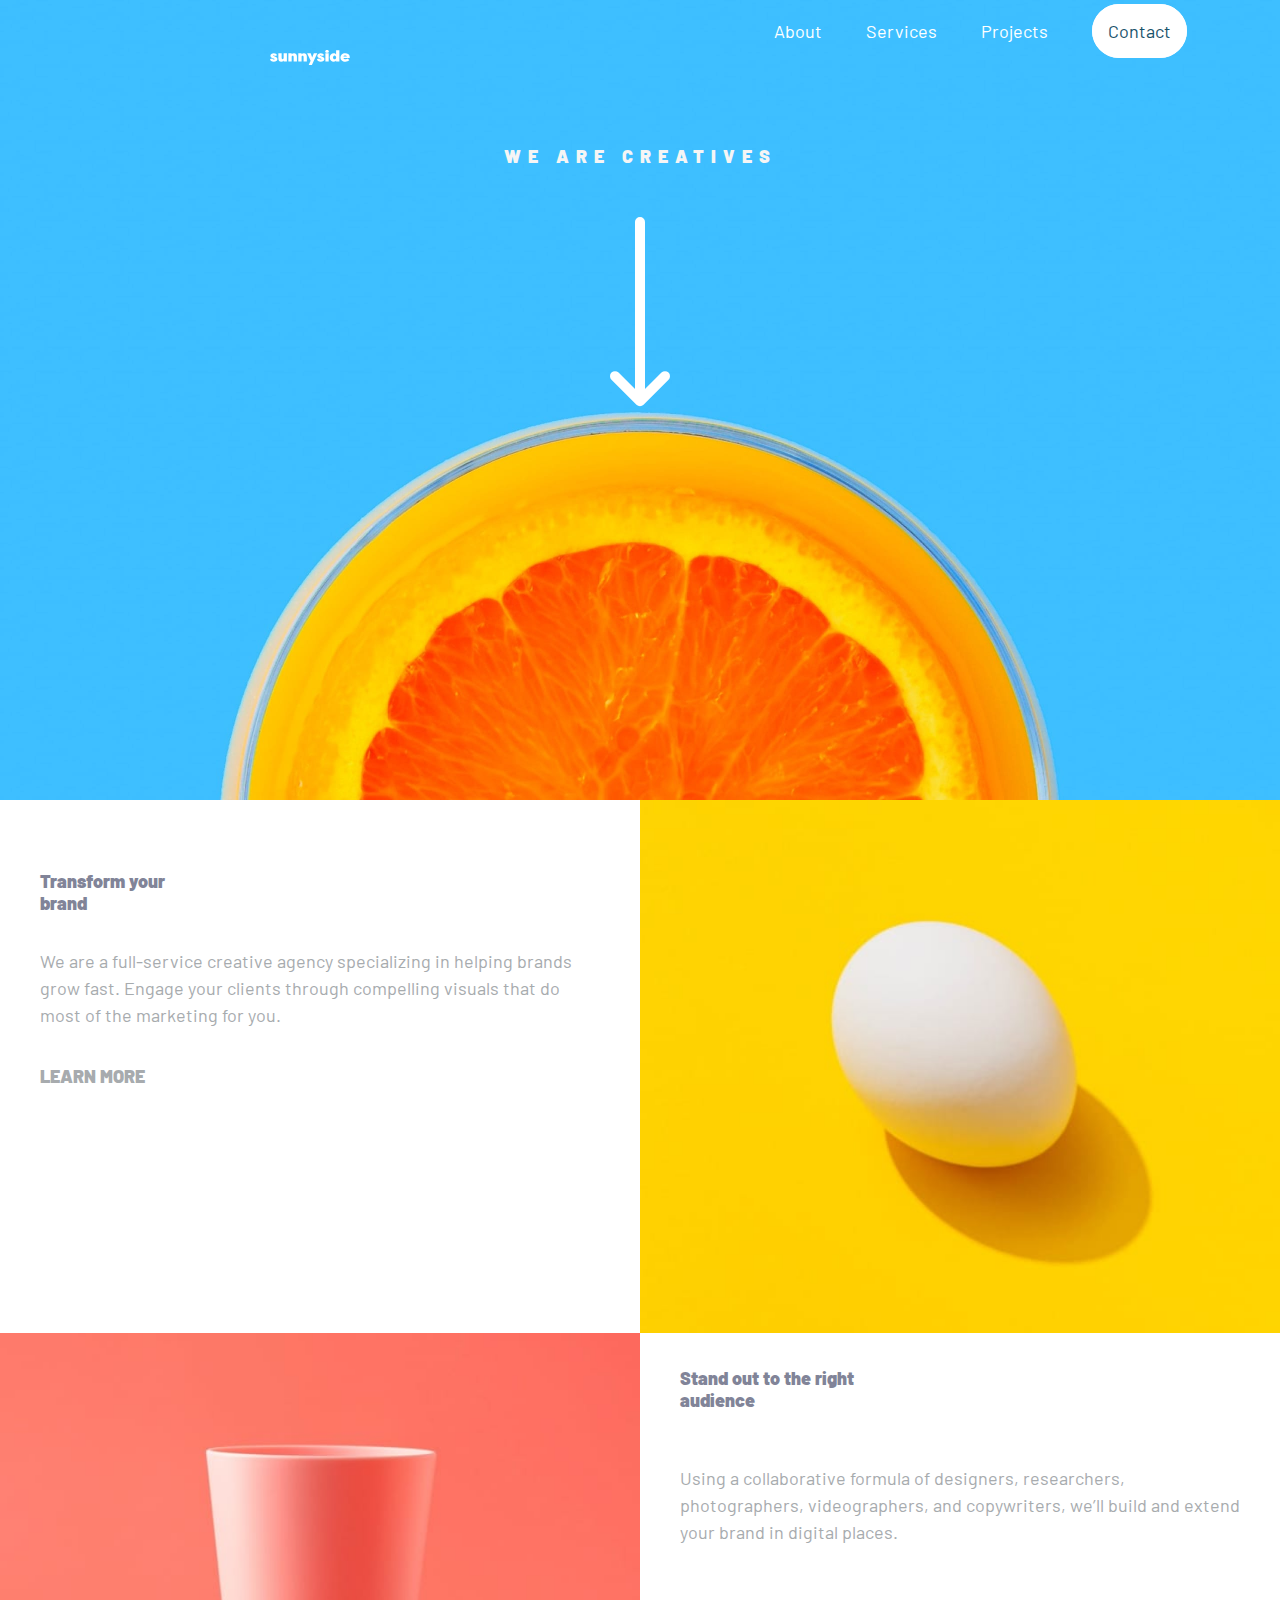
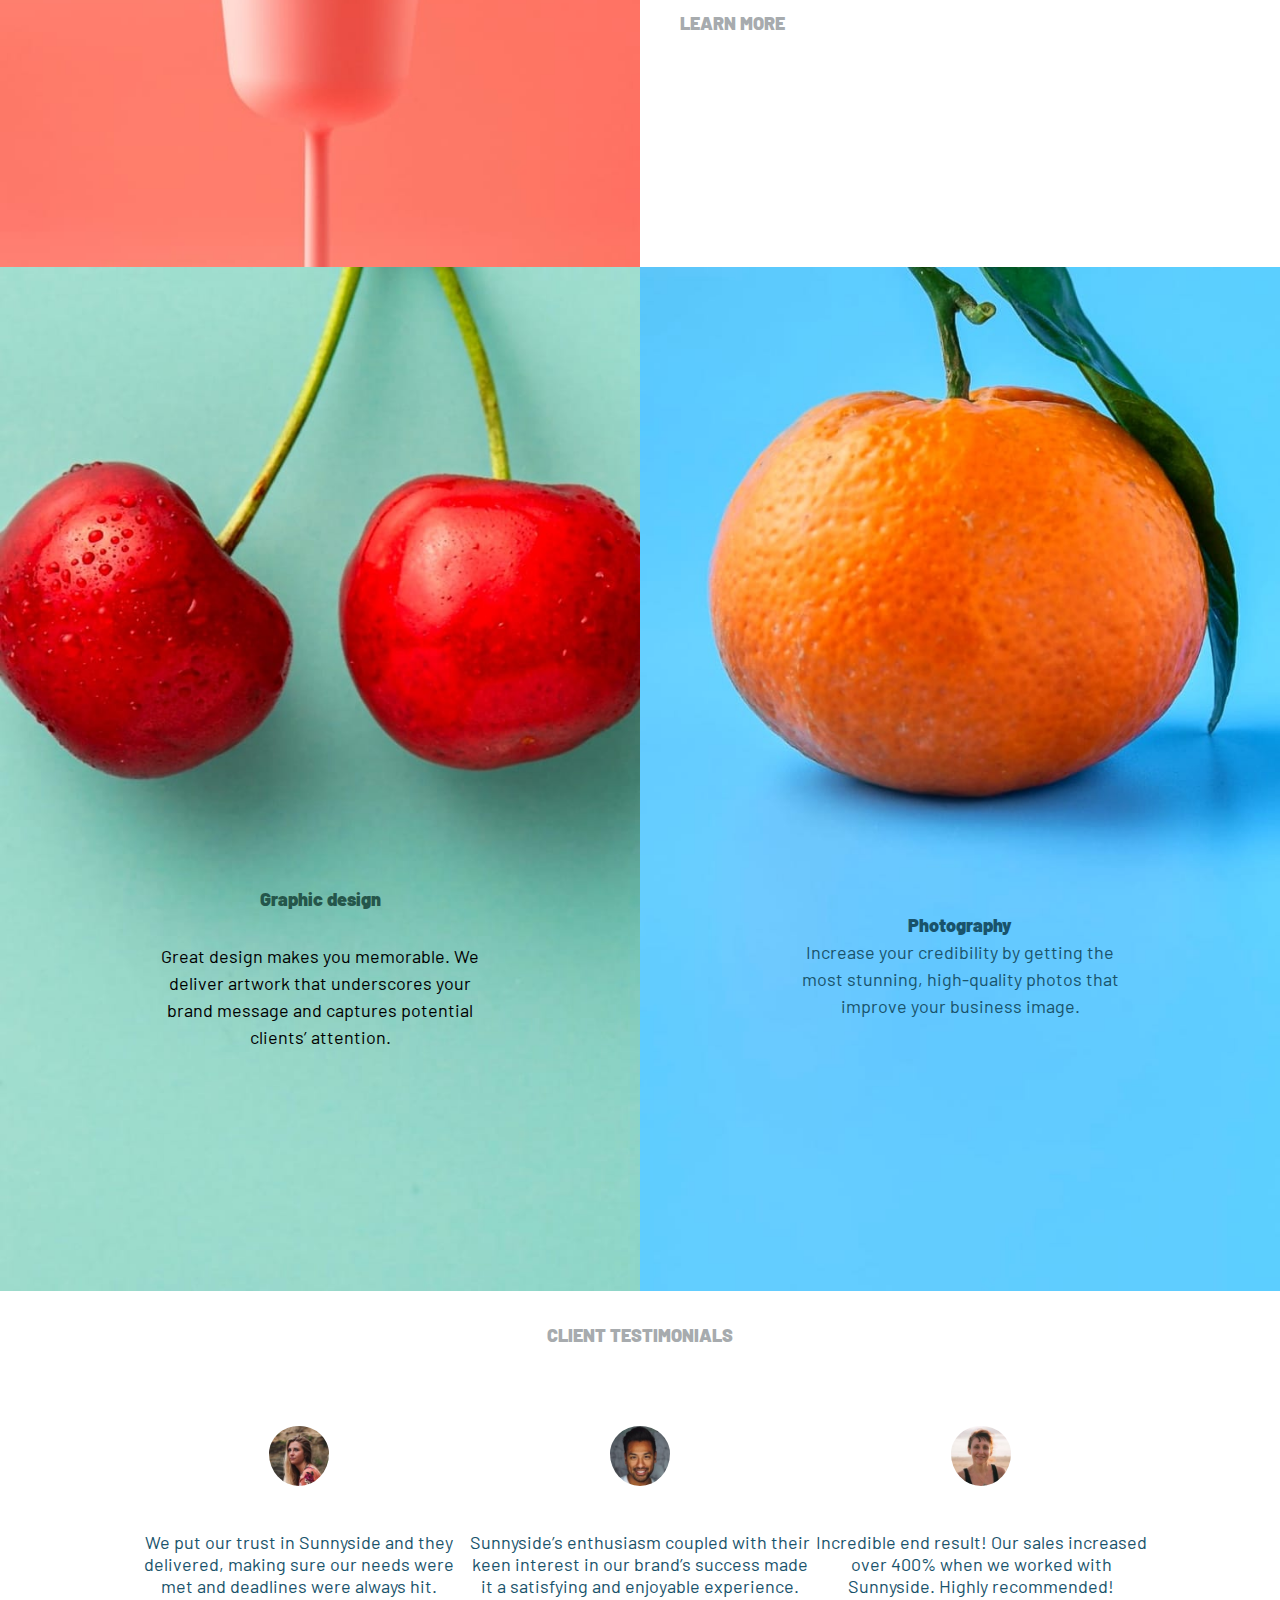
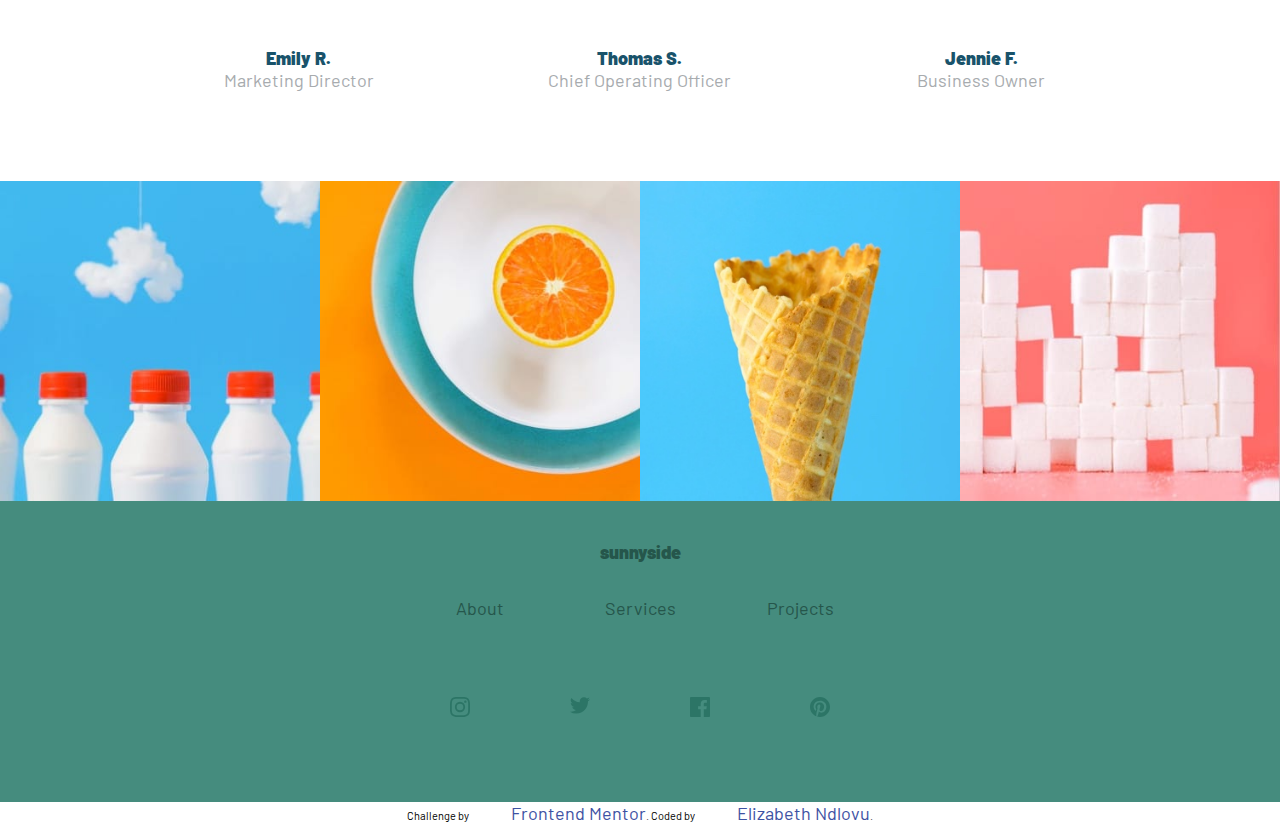
<file: index.html>
<!DOCTYPE html>
<html lang="en">
<head>
  <meta charset="UTF-8">
  <meta name="viewport" content="width=device-width, initial-scale=1.0"> 

  <link href="https://cdn.jsdelivr.net/npm/bootstrap@5.3.2/dist/css/bootstrap.min.css" rel="stylesheet" integrity="sha384-T3c6CoIi6uLrA9TneNEoa7RxnatzjcDSCmG1MXxSR1GAsXEV/Dwwykc2MPK8M2HN" crossorigin="anonymous">
  <link rel="icon" type="image/png" sizes="32x32" href="./images/favicon-32x32.png">
  <link rel="preconnect" href="https://fonts.googleapis.com">
<link rel="preconnect" href="https://fonts.gstatic.com" crossorigin>
<link href="https://fonts.googleapis.com/css2?family=Alata&family=Barlow:wght@400;600;700&family=Poppins:wght@300&family=Roboto:wght@300&display=swap" rel="stylesheet">
  
  <link href="styles.css" rel="stylesheet">

  
  <title>Frontend Mentor | Sunnyside agency landing page</title>

  
  <style>
    .attribution { font-size: 11px; text-align: center; }
    .attribution a { color: hsl(228, 45%, 44%); }
  </style>
</head>
<body>
  <header class="header">
    <div class="nav">
      <div class="nav-bar">
        
        <div class="hamburger">
        <img src="images/logo.svg" class="logo">
        <img src="images/icon-hamburger.svg" class="icon-hamburger">
        </div>

        <nav class="navbar">
        <div class="navigation">
        <a href="#">About</a>
        <a href="#">Services</a>
        <a href="#">Projects</a>
        <a href="#" class="contact">Contact</a>
        </div>
      </nav>
      </div>
  
  <h1>We   are   creatives</h1>
  <img src="images/icon-arrow-down.svg" alt="arrow facing down" class="arrow">
  </div>
</header>

  <section class="section-one">
    <img src="images/mobile/image-transform.jpg" class="transform-one" alt="a white egg with a yellow background">
    <div class="paragraph-one">
  <h2 class="title-one">Transform your<br> brand</h2>

 <p class="transform-brand">We are a full-service creative agency specializing in helping brands grow fast. 
  Engage your clients through compelling visuals that do most of the marketing for you.
  </p>

  <p class="more">Learn more</p>
  </div>
  <img src="images/desktop/image-transform.jpg" class="transform-two" alt="a white egg with a yellow background">
  </section>

  <section class="section-two">
    <img src="images/mobile/image-stand-out.jpg" class="standout-one" alt="wine glass">
    <img src="images/desktop/image-stand-out.jpg" class="standout-two" alt="wine glass">
    <div class="paragraph-two">
  <h2 class="title-two">Stand out to the right <br>audience</h2>

  <p>Using a collaborative formula of designers, researchers, photographers, videographers, and copywriters, we’ll build and extend your brand in digital places.
    </p>

  <p class="learn-more">Learn more</p>
  </div>
  </section>

  <div class="two-sections">

  <section class="section-three">
    <img src="images/mobile/image-graphic-design.jpg" alt="cherries with a green background" class="cherry-one">
  
    <div class="paragraph-three">
  <h2 class="title-three">Graphic design</h2>
  <p class="graphic">Great design makes you memorable. We deliver artwork that underscores your brand message and captures potential clients’ attention.
  </p>
  </div>
  </section>

  <section class="section-four">
    <img src="images/mobile/image-photography.jpg" alt="orange with a blue background" class="orange-one">
    <div class="paragraph-four">
  <h2 class="title-four">Photography</h2>
  <p class="photography">Increase your credibility by getting the most stunning, high-quality photos that improve your business image.
  </p>
  </div>
  </section>
  </div>

  
  
  <section class="section-five">

  <div class="client-testimonials">
    <h2 class="client-test">Client testimonials</h2>

  <div class="clients">
  <span class="testimony-one">
  <img src="images/image-emily.jpg" alt="emily">
  <p>We put our trust in Sunnyside and they delivered, making sure our needs were met and deadlines were always hit.
  </p>
    <h3>Emily R.</h3>
  <span>Marketing Director</span>
</span>

  <span class="testimony-two">
  <img src="images/image-thomas.jpg" alt="thomas">
  <p>Sunnyside’s enthusiasm coupled with their keen interest in our brand’s success made it a satisfying and enjoyable experience.
  </p>
    <h3>Thomas S.</h3>
  <span>Chief Operating Officer</span>
</span>

  <span class="testimony-three">
  <img src="images/image-jennie.jpg" alt="jennie">
  <p>Incredible end result! Our sales increased over 400% when we worked with Sunnyside. Highly recommended!
  </p>
    <h3>Jennie F.</h3>
  <span>Business Owner</span>
</span>
</div>
</div>
  </section>
 
  <section class="section-six">
    <img src="images/mobile/image-gallery-milkbottles.jpg" alt="milkbottles">
    <img src="images/mobile/image-gallery-orange.jpg" alt="orange">
    <img src="images/mobile/image-gallery-cone.jpg" alt="cone">
    <img src="images/mobile/image-gallery-sugar-cubes.jpg" alt="sugarcubes">
  </section>

  <section class="section-seven">
    <h2 class="title-five">sunnyside</h2>
    <ul>
      <li>About</li>
      <li>Services</li>
      <li>Projects</li>
    </ul>
    <ul>
     <li><img src="images/icon-instagram.svg" alt="instagram"></li>
     <li><img src="images/icon-twitter.svg" alt="twitter"></li>
     <li><img src="images/icon-facebook.svg" alt="facebook"></li>
     <li><img src="images/icon-pinterest.svg" alt="pinterest"></li>
    </ul>
    
  </section>

  <div class="attribution">
    Challenge by <a href="https://www.frontendmentor.io?ref=challenge" target="_blank">Frontend Mentor</a>. 
    Coded by <a href="https://github.com/Elizabeth2107/sunnyside-landing-page.git">Elizabeth Ndlovu</a>.
  </div>
</body>
</html>
</file>
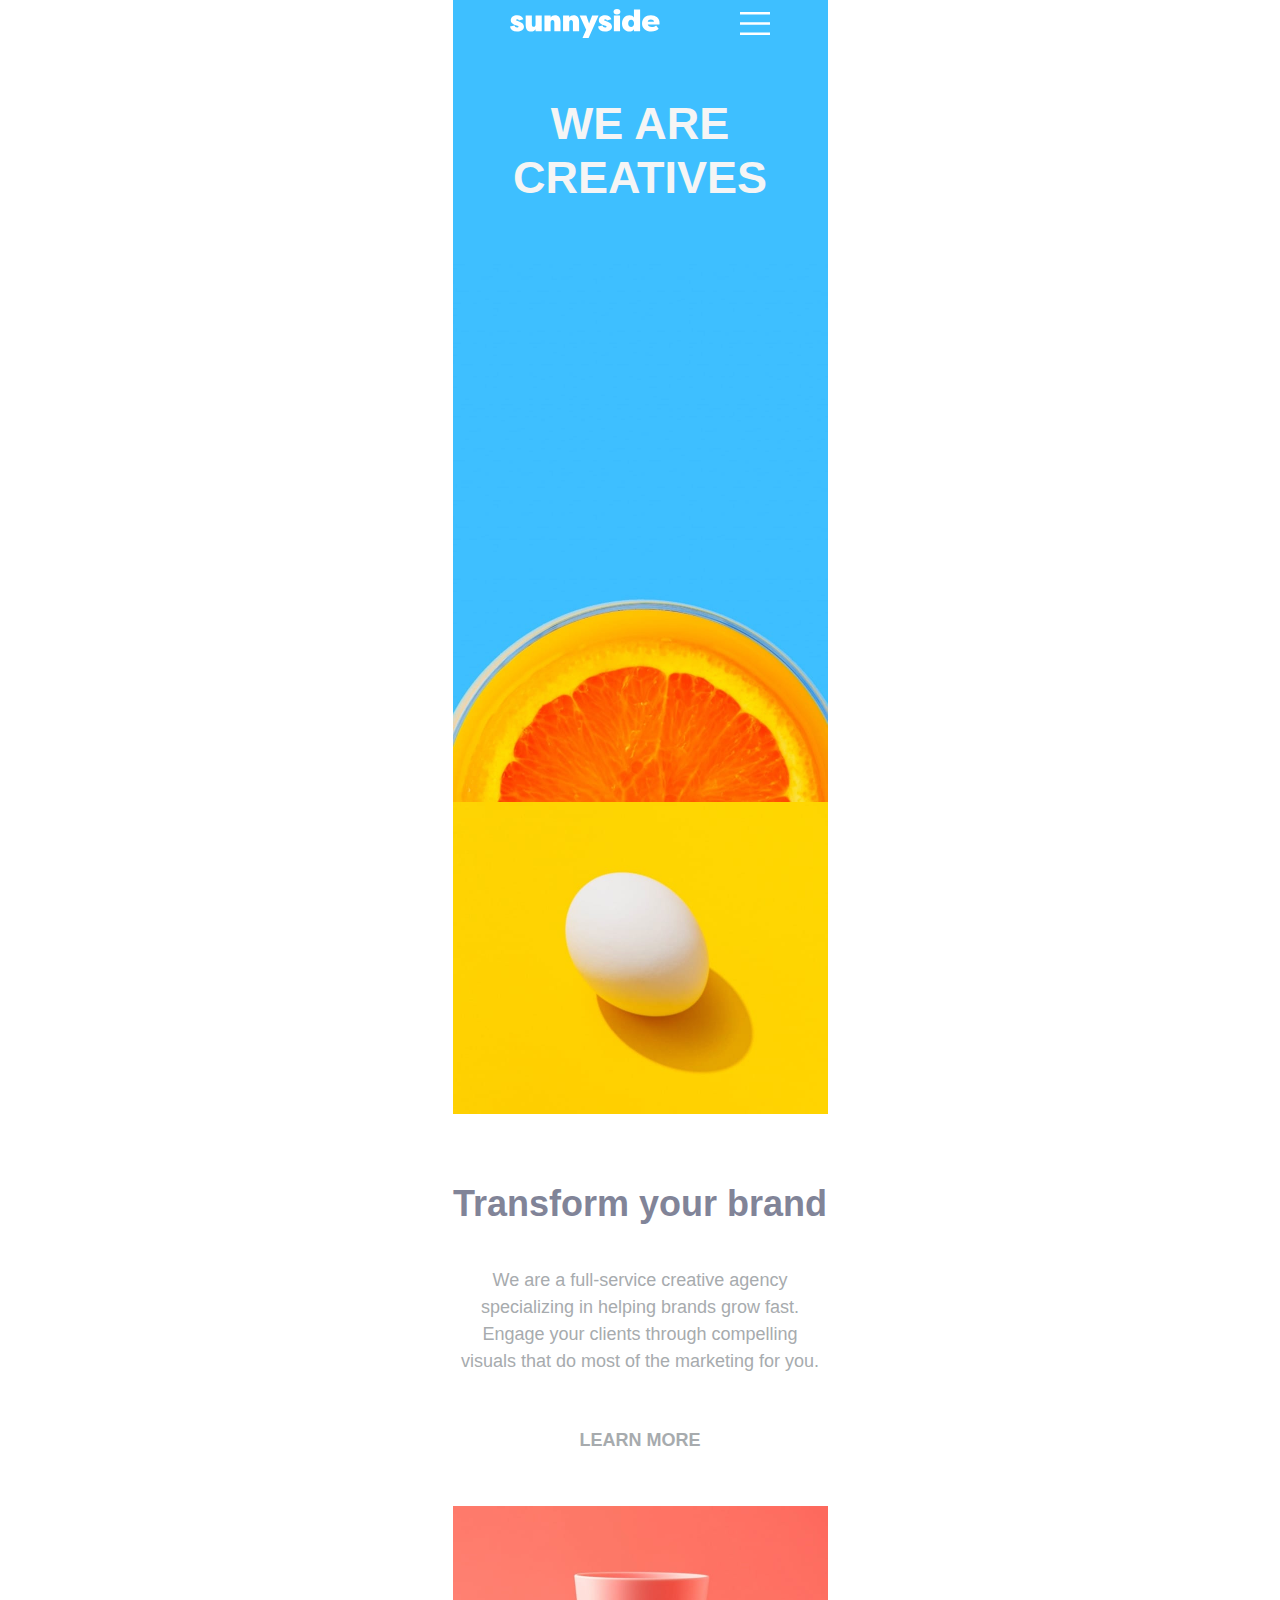
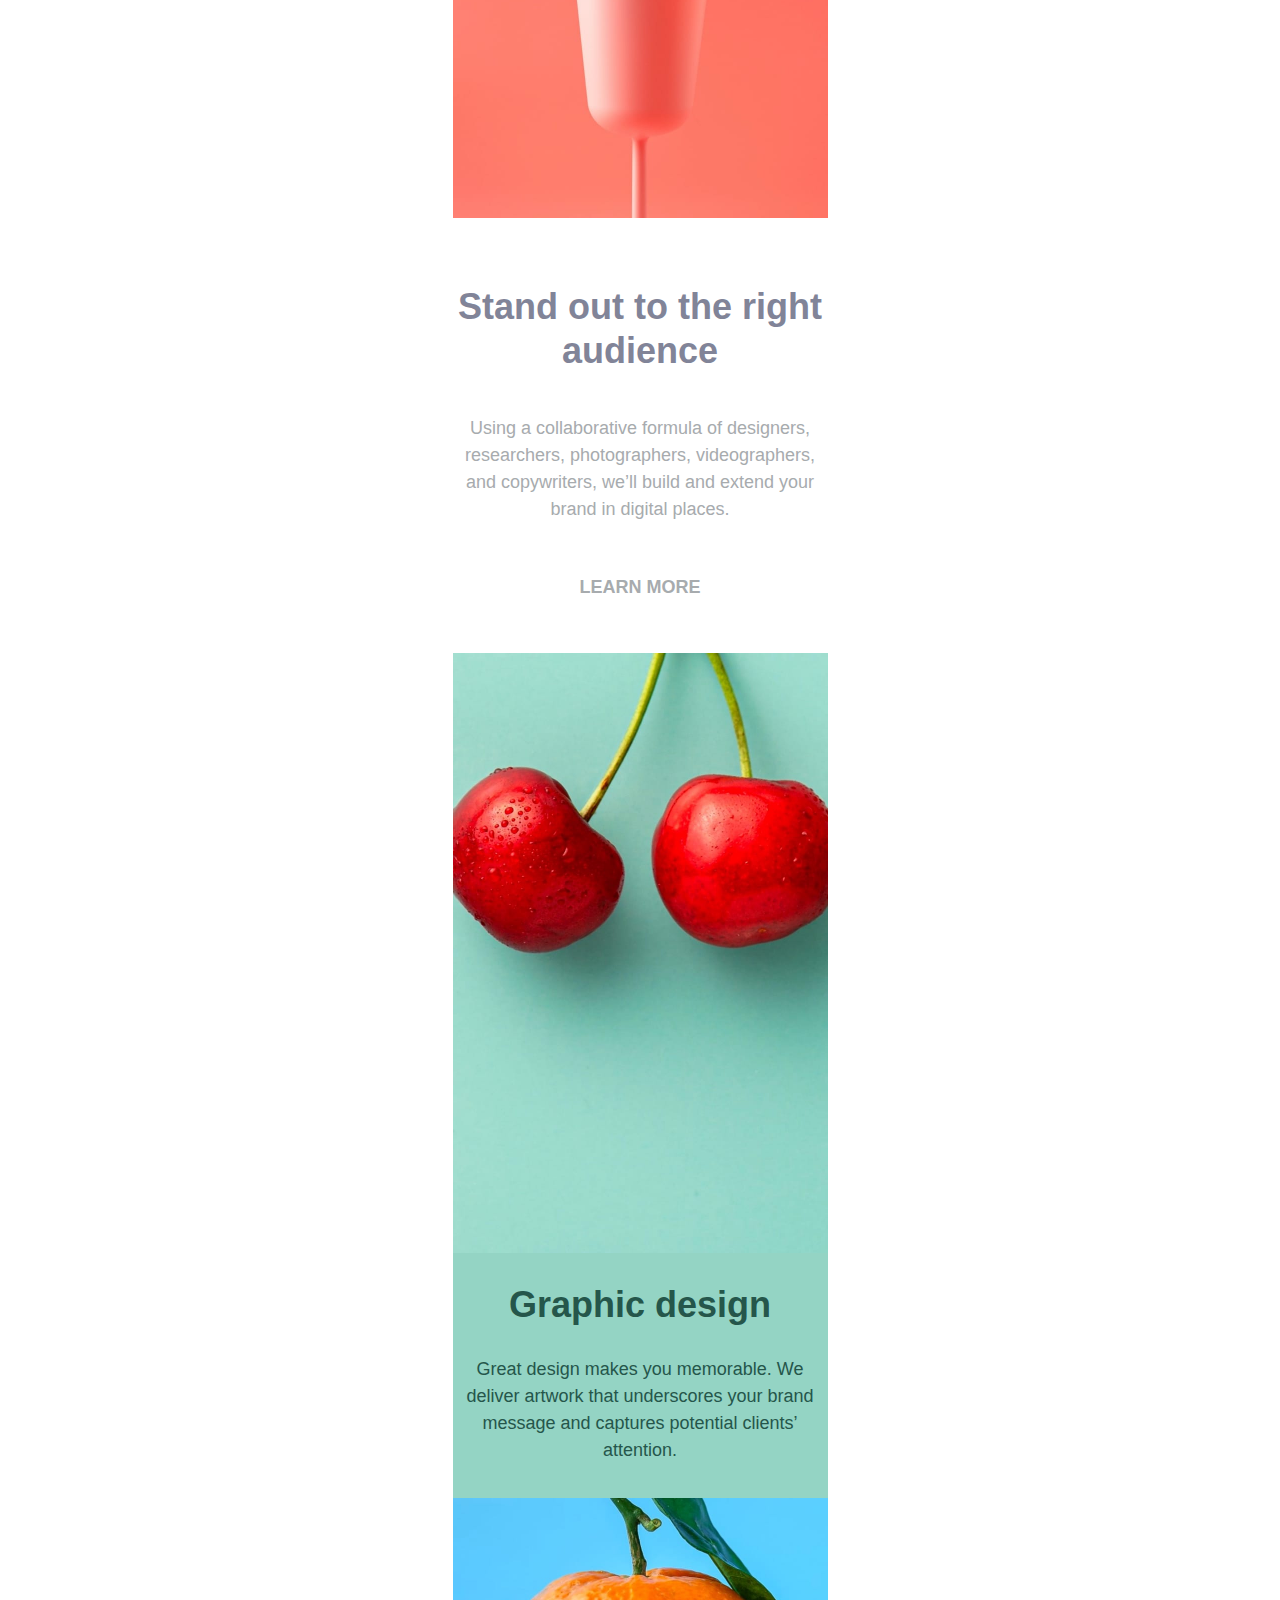
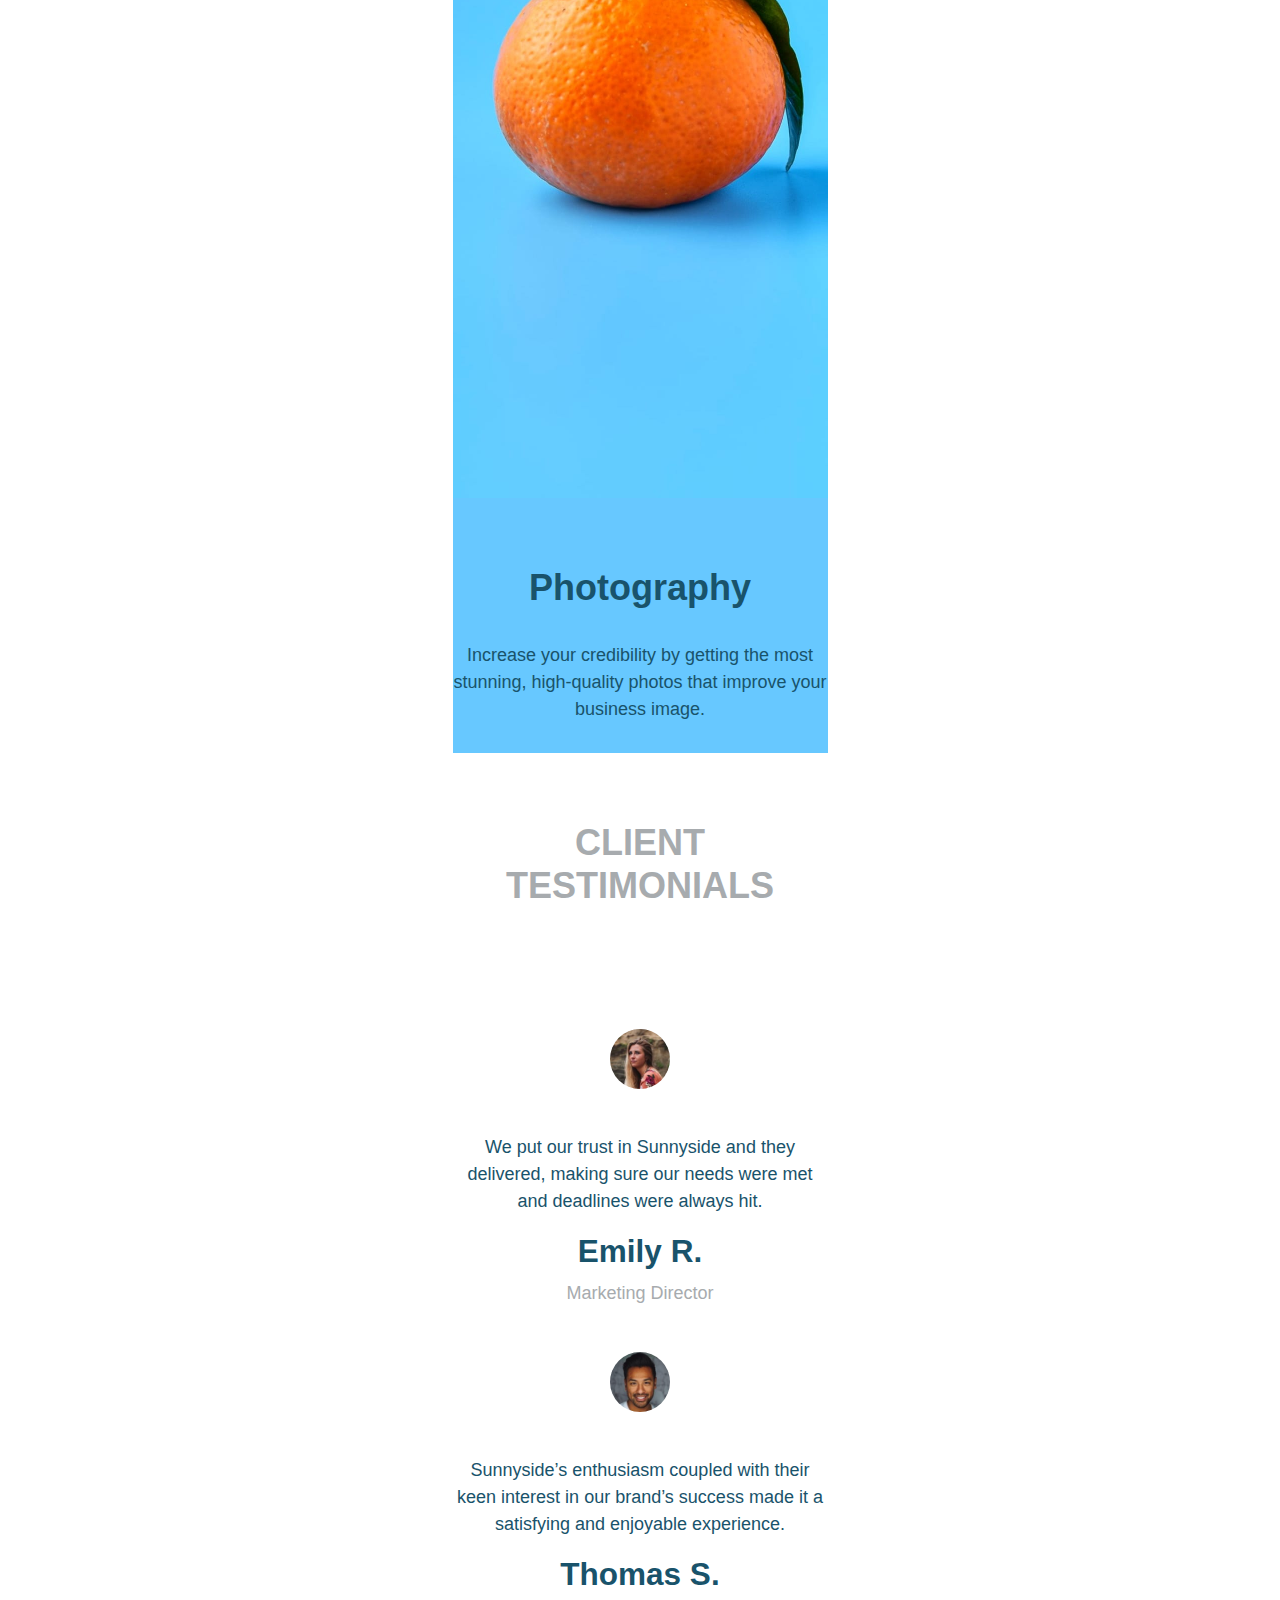
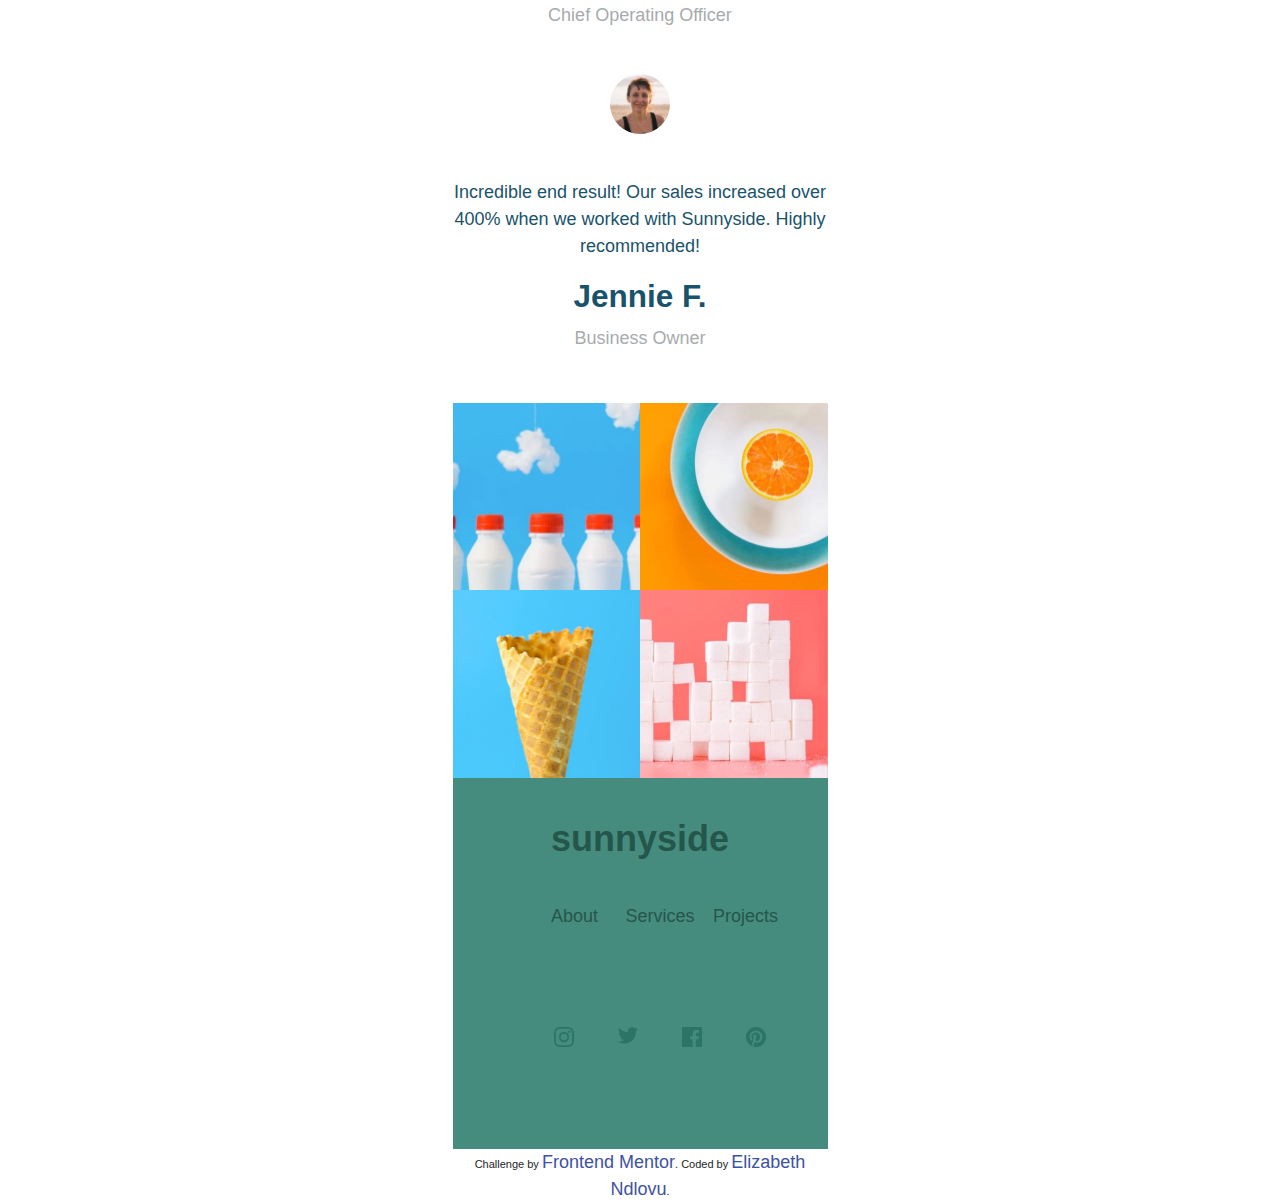
<file: sunnyside-agency-landing-page-main/index.html>
<!DOCTYPE html>
<html lang="en">
<head>
  <meta charset="UTF-8">
  <meta name="viewport" content="width=device-width, initial-scale=1.0"> <!-- displays site properly based on user's device -->

  <link rel="icon" type="image/png" sizes="32x32" href="./images/favicon-32x32.png">
  <link rel="stylesheet" href="https://cdn.jsdelivr.net/npm/bootstrap@4.3.1/dist/css/bootstrap.min.css" integrity="sha384-ggOyR0iXCbMQv3Xipma34MD+dH/1fQ784/j6cY/iJTQUOhcWr7x9JvoRxT2MZw1T" crossorigin="anonymous">
  <link href="styles.css" rel="stylesheet">
  
  <title>Frontend Mentor | Sunnyside agency landing page</title>

  <!-- Feel free to remove these styles or customise in your own stylesheet 👍 -->
  <style>
    .attribution { font-size: 11px; text-align: center; }
    .attribution a { color: hsl(228, 45%, 44%); }
  </style>
</head>
<body>
  <header class="header">
    <div class="nav">
      <nav class="navbar">
        <img src="images/logo.svg" class="logo">
        <img src="images/icon-hamburger.svg" class="icon-hamburger">
      </nav>

  <h1>We are creatives</h1>
  </div>
  <div class="image-header">
  <img src="images/mobile/image-header.jpg">
  </div>
</header>

  <section class="section-one">
    <img src="images/mobile/image-transform.jpg">
  <h2 class="title-one">Transform your brand</h2>

 <p>We are a full-service creative agency specializing in helping brands grow fast. 
  Engage your clients through compelling visuals that do most of the marketing for you.
  </p>

  <p class="more">Learn more</p>
  </section>

  <section class="section-two">
    <img src="images/mobile/image-stand-out.jpg">
  <h2 class="title-two">Stand out to the right audience</h2>

  <p>Using a collaborative formula of designers, researchers, photographers, videographers, and copywriters, we’ll build and extend your brand in digital places.
    </p>

  <p class="learn-more">Learn more</p>
  </section>

  <section class="section-three">
    <img src="images/mobile/image-graphic-design.jpg">
  <h2 class="title-three">Graphic design</h2>
  <p>Great design makes you memorable. We deliver artwork that underscores your brand message and captures potential clients’ attention.
  </p>
  </section>

  <section class="section-four">
    <img src="images/mobile/image-photography.jpg">
  <h2 class="title-four">Photography</h2>
  <p>Increase your credibility by getting the most stunning, high-quality photos that improve your business image.
  </p>
  </section>
  <section class="section-five">
  <h2 class="client-test">Client testimonials</h2>
  <img src="images/image-emily.jpg">
  <p>We put our trust in Sunnyside and they delivered, making sure our needs were met and deadlines were always hit.
  </p>
    <h3>Emily R.</h3>
  <span>Marketing Director</span>
  <img src="images/image-thomas.jpg">
  <p>Sunnyside’s enthusiasm coupled with their keen interest in our brand’s success made it a satisfying and enjoyable experience.
  </p>
    <h3>Thomas S.</h3>
  <span>Chief Operating Officer</span>
  <img src="images/image-jennie.jpg">
  <p>Incredible end result! Our sales increased over 400% when we worked with Sunnyside. Highly recommended!
  </p>
    <h3>Jennie F.</h3>
  <span>Business Owner</span>
  </section>
 
  <section class="section-six">
    <img src="images/mobile/image-gallery-milkbottles.jpg">
    <img src="images/mobile/image-gallery-orange.jpg">
    <img src="images/mobile/image-gallery-cone.jpg">
    <img src="images/mobile/image-gallery-sugar-cubes.jpg">
  </section>

  <section class="section-seven">
    <h2 class="title-five">sunnyside</h2>
    <ul>
      <li>About</li>
      <li>Services</li>
      <li>Projects</li>
    </ul>
    <ul>
     <li><img src="images/icon-instagram.svg"></li>
     <li><img src="images/icon-twitter.svg"></li>
     <li><img src="images/icon-facebook.svg"></li>
     <li><img src="images/icon-pinterest.svg"></li>
    </ul>
    
  </section>

  <div class="attribution">
    Challenge by <a href="https://www.frontendmentor.io?ref=challenge" target="_blank">Frontend Mentor</a>. 
    Coded by <a href="#">Elizabeth Ndlovu</a>.
  </div>
</body>
</html>
</file>
<file: styles.css>
*{
    box-sizing: border-box;
    margin: 0 auto;
    Font-size: 18px;
    width: 100%;
    padding: 0;
    font-family:'Barlow', sans-serif;
}
header{
    background-image: url("images/mobile/image-header.jpg");
    background-repeat: no-repeat;
    background-size: cover;
    background-position: center;
    text-align: center;
    margin: 0;

}
h1{
    color: whitesmoke;
    font-weight: 900;
    padding: 50px;
    text-transform: uppercase;
    text-align: center;
    padding-top: 80px;
    letter-spacing: 7px;
}
.navigation{
    display: none;
}
.logo{
    width: 150px;
    display: flex;
    justify-content: left;
}
.hamburger{
    display: flex;
    justify-content: space-evenly;
    width: 40px;
    padding-top: 30px;
}
.icon-hamburger{
    margin-left: 200px;
}
.navbar img{
    display:flex;
    justify-content: space-between;
}
.arrow{
    width: 40px;
    margin-top: 0;
    padding-top: 0;
    margin-bottom: 90px;
}
.title-one{
    padding-top: 1.875em;
}
.title-one, .title-two{
    color:hsl(232, 10%, 55%);

}
.title-one, .title-two, .title-three, .title-four, .title-five{
    font-weight: 900;
    
}
.section-one p{
   padding-top: 1.875em;
   line-height: 1.5;
   color: hsl(210, 4%, 67%);

}

.transform-two{
    display: none;
}
.section-one{
    text-align: center;
    background:hsl(0, 0%, 100%);

}
.more{
    text-transform: uppercase;
    font-weight: 900;
    color:hsl(232, 10%, 55%);

       
}
.section-two{
    text-align: center;
    padding-top: 1.875em;
}
.standout-two{
    display: none;
}
.section-two p{
    line-height: 1.5;
    margin-top: 20px;
    margin-bottom: 30px;
    color: hsl(210, 4%, 67%);


}
.learn-more{
    padding-bottom: 1.875em;
    text-transform: uppercase;
    color:hsl(232, 10%, 55%);
    font-weight: 900;
    margin-bottom: 0;
}   
.section-two p, .section-two h2{
    padding-top: 1.875em;

}
.section-three{
    margin-bottom: 0;
}

.section-three,.section-four{
    position: relative;
    display: inline-block;

}
.section-three img, .section-four img{
    display: block;
    width: 100%;
    height: auto;
}
.paragraph-three, .paragraph-four{
    position: absolute;
    top: 70%;
    left:50%;
    transform: translate(-50%, -50%);
    text-align: center;
    width: 350px;
    line-height: 150%;
}
.section-three h2{
    padding: 0;
    margin-top: 0;
    color: hsl(167, 40%, 24%);

}
.section-four p{
    margin: 0;
    line-height: 1.5;
    padding-bottom: 1.875em;
}
.section-four{
    margin-top: 0;
}

.section-four p , .section-four h2{
    color:hsl(198, 62%, 26%);

}
.graphic,.photography{
    margin-top: 30px;
    margin-bottom: 30px;
}
.section-five{
    text-align: center;
}
.section-five img{
   border-radius: 50%;
   display: block;
   padding: 2.5em;
   width: 150px;
   padding-top: 50px;
}
.section-five h3{
    font-weight: 900;
}
.section-five p , .section-five h3{
    color:hsl(198, 62%, 26%);

}
.section-five span{
    color: hsl(210, 4%, 67%);
    padding-bottom: 2.1875em; 

}
.client-test{
    font-weight: 900;
    padding-top: 1.875em;
    padding-bottom: 30px;
    color: hsl(210, 4%, 67%);
    text-transform: uppercase;
    text-indent: 1;

}
.section-six{
    padding-top: 2.8125em;
    display: grid;
    grid-template-columns: repeat(2, 1fr);
}
.section-seven{
    background: hsl(168, 34%, 41%);
    text-align: center;
    padding: 2.1875em; 
    color: hsl(167, 40%, 24%);

}
.section-seven ul{
    list-style: none;
    display: flex;
    justify-content: space-between;
    padding-top: 1.875em;
}
.section-seven img{
    display: flex;
    justify-content: space-between;
    width: 20px;
    padding-top: 2.5em;
    padding-bottom: 2.5em;
}
@media(min-width: 850px){
    body{
        margin: 0;
        padding: 0;
    }
    header{
        background-image: url("images/desktop/image-header.jpg");
        background-size: cover;
        background-position: center;
        height: 800px;
    }
    .arrow{
        width: 60px;
    }
    .icon-hamburger{
        display: none;
    }
    .nav-bar{
        display: flex;
        justify-content: space-between;
        padding-top: 20px;
        justify-items: center;
    }
    .logo{
        padding-left: 70px;
        padding-top: 0;
    }

    .navigation{
        display: inline;
        flex-wrap: nowrap;
        padding-bottom: 30px;
        padding-top: 20px;
    }
    nav{
        margin-left: 200px;
    }
    .navbar{
        padding-right: 0;
        margin-right: 0;
        width: 50%;
    }
    a{
        text-decoration: none;
        color: #fff;
        margin-left: 40px;
        padding-top: 30px;
        margin-right: 0;
    }
    a:hover, .contact{
        background: #fff;
        color: hsl(198, 62%, 26%);
        border: 1px solid #fff;
        border-radius: 30px;
        text-decoration: none;
        padding: 15px;
    }

    
    .section-one{
        display: grid;
        grid-template-columns: repeat(2, 1fr);
        margin: 0;
        padding: 0;
    }
    .title-one{
        padding-top: 70px;
    }
    .paragraph-one{
        width: 100%;
        box-sizing: border-box;
        text-align: left;
        padding: 40px;
        padding-top: 0;
        margin-bottom: 0;
        padding-bottom: 0;
    }
    .transform-one{
        display: none;
    }
    .transform-two{
        display: inline;
        width: 100%;
        margin-bottom: 0;
        padding: 0;
        margin: 0;
    }
    .title-two{
        padding-top: 150px;
    }

    .section-two{
        display: grid;
        grid-template-columns: repeat(2, 1fr);
        margin-top: 0;
        padding-top: 0;
    }
    .standout-one{
        display: none;
    }
    .standout-two{
        display: inline;
    }
    .paragraph-two{
        box-sizing: border-box;
        text-align: left;
        padding: 40px;
        margin-top: 0px;
        padding-bottom: 0;
        padding-top: 0;
    }

    .two-sections{
        display: grid;
        grid-template-columns: repeat(2, 1fr);
        margin-top: 0;
    }
    .clients{
        display: grid;
        grid-template-columns: repeat(3, 1fr);
        width: 80%;
    }
    .section-five p{
        margin-right: 20px;
    }
    h3{
        margin-top: 50px;
    }

    .section-six{
        display: grid;
        grid-template-columns: repeat(4, 1fr)
    }
    .section-seven ul{
        width: 40%;
    }
    
 
}
</file>
<file: sunnyside-agency-landing-page-main/styles.css>
*{
    box-sizing: border-box;
    margin: 0 auto;
    Font-size: 18px;
    max-width: 375px;
    width: 100%;
}
header{
    text-align: center;
    margin: 0;
}
h1{
    color: whitesmoke;
    font-weight: 900;
    padding: 50px;
    text-transform: uppercase;
    text-align: center;
}
.nav{
    background: #3ebfff;
}
.logo{
    width: 150px;
    display: flex;
    justify-content: left;
}
.icon-hamburger{
    width: 30px;
    display: flex;
    justify-content: right;
}
.navbar img{
    display:flex;
    justify-content: space-between;
}
.title-one{
    padding-top: 1.875em;
}
.title-one, .title-two{
    color:hsl(232, 10%, 55%);

}
.title-one, .title-two, .title-three, .title-four, .title-five{
    font-weight: 900;
    
}
.section-one p{
   padding-top: 1.875em;
   line-height: 1.5;
   color: hsl(210, 4%, 67%);

}
.section-one{
    text-align: center;
    background:hsl(0, 0%, 100%);

}
.more{
    text-transform: uppercase;
    font-weight: 900;
    color:hsl(232, 10%, 55%);

       
}
.section-two{
    text-align: center;
    padding-top: 1.875em;
}
.section-two p{
    line-height: 1.5;
    color: hsl(210, 4%, 67%);


}
.learn-more{
    padding-bottom: 1.875em;
    text-transform: uppercase;
    color:hsl(232, 10%, 55%);
    font-weight: 900;
    
}   
.section-two p, .section-two h2{
    padding-top: 1.875em;

}
.section-three h2{
    padding: 0;
    margin-top: 0;
    color: hsl(167, 40%, 24%);

}
.section-three p{
    padding-top: 1.875em;
    padding-bottom: 1.875em;
    line-height: 1.5;
    color: hsl(167, 40%, 24%);

}
.section-three p , .section-three h2{
    background: #94d4c4;
    text-align : center;
    padding-top: 30px;
    margin: 0;
}
.section-four p{
    margin: 0;
    line-height: 1.5;
    padding-bottom: 30px;
}
.section-four p , .section-four h2{
    background: #67c8ff;
    text-align: center;
    padding-top: 1.875em;
    margin: 0;
    color:hsl(198, 62%, 26%);

}
.section-five{
    text-align: center;
}
.section-five img{
   border-radius: 50%;
   display: block;
   padding: 2.5em;
   width: 150px;
}
.section-five h3{
    font-weight: 900;
}
.section-five p , .section-five h3{
    color:hsl(198, 62%, 26%);

}
.section-five span{
    color: hsl(210, 4%, 67%);
    padding-bottom: 2.1875em; 

}
.client-test{
    font-weight: 900;
    padding-top: 1.875em;
    padding-bottom: 1.875em;
    color: hsl(210, 4%, 67%);
    text-transform: uppercase;
    text-indent: 1;

}
.section-six{
    padding-top: 2.8125em;
    display: grid;
    grid-template-columns: repeat(2, 1fr);
}
.section-seven{
    background: hsl(168, 34%, 41%);
    text-align: center;
    padding: 2.1875em; 
    color: hsl(167, 40%, 24%);

}
.section-seven ul{
    list-style: none;
    display: flex;
    justify-content: space-between;
    padding-top: 1.875em;
}
.section-seven img{
    display: flex;
    justify-content: space-evenly;
    width: 20px;
    padding-top: 2.5em;
    padding-bottom: 2.5em;
}
</file>
